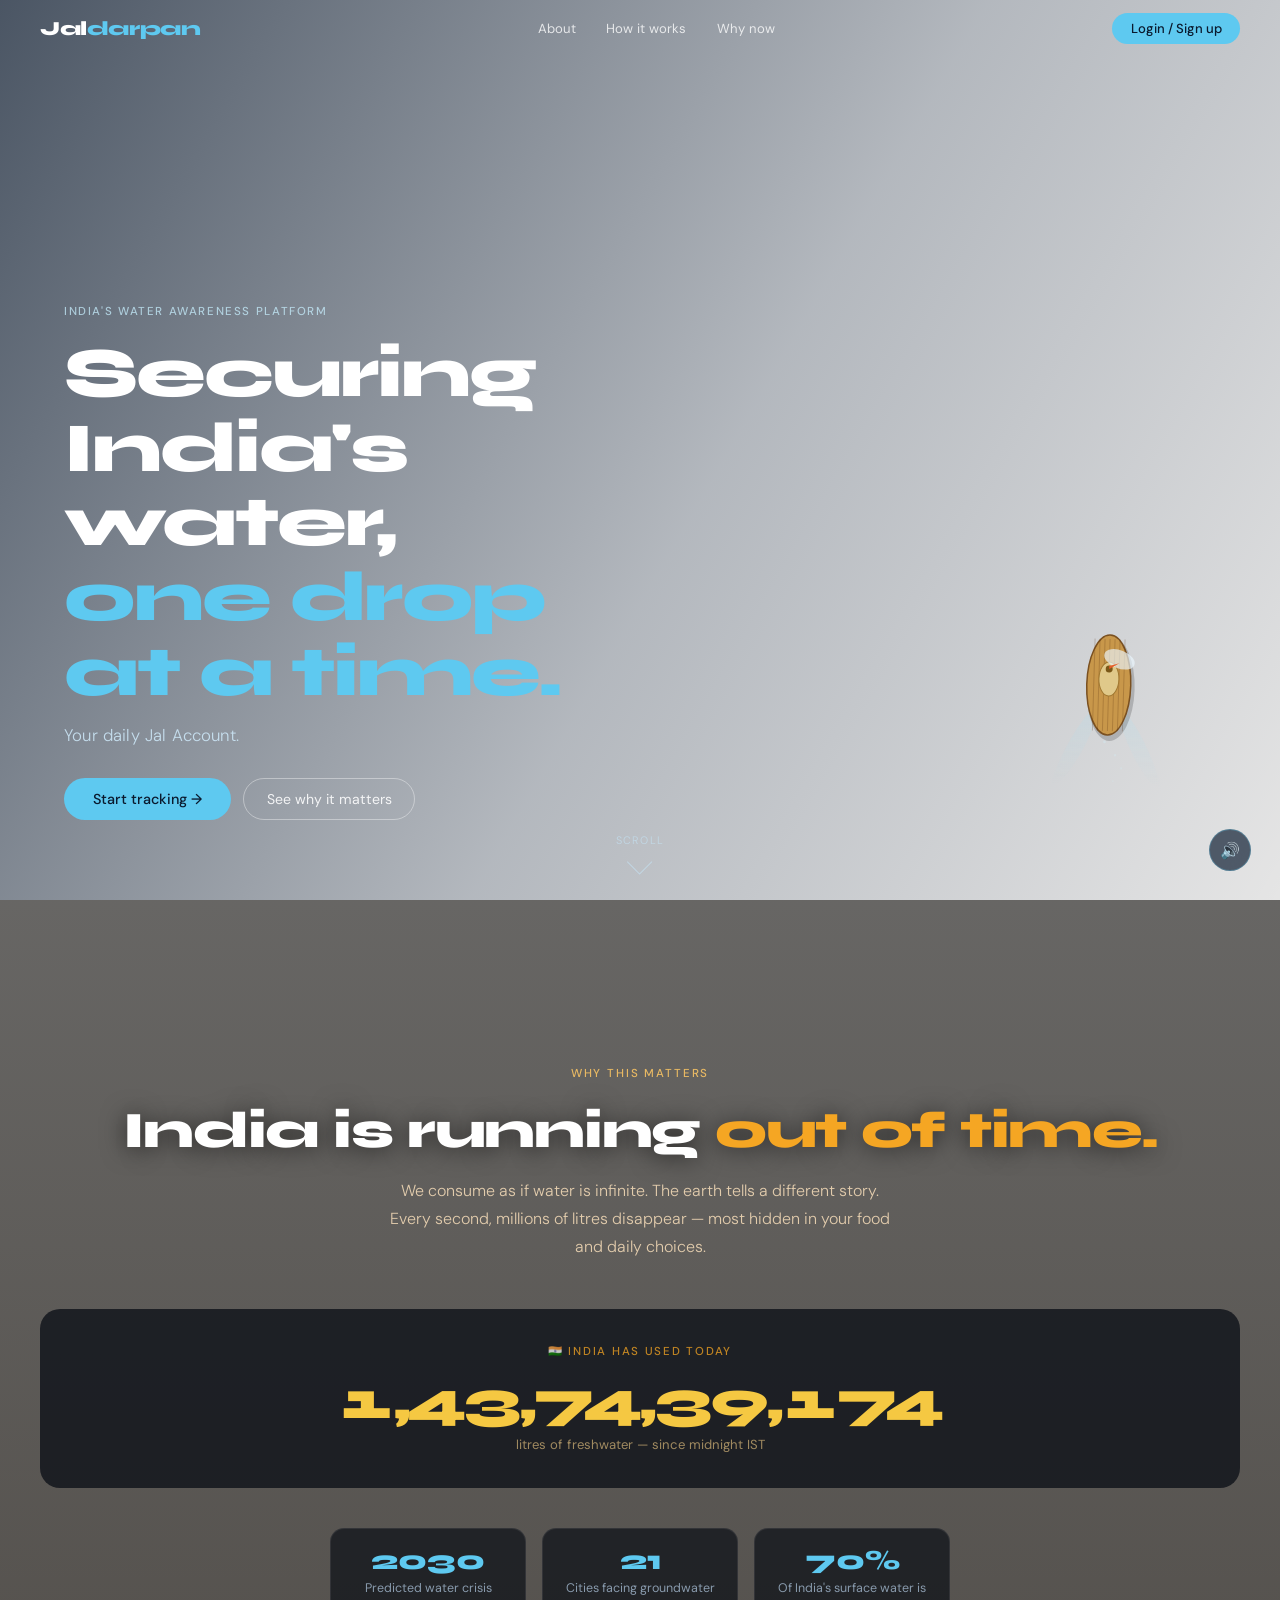
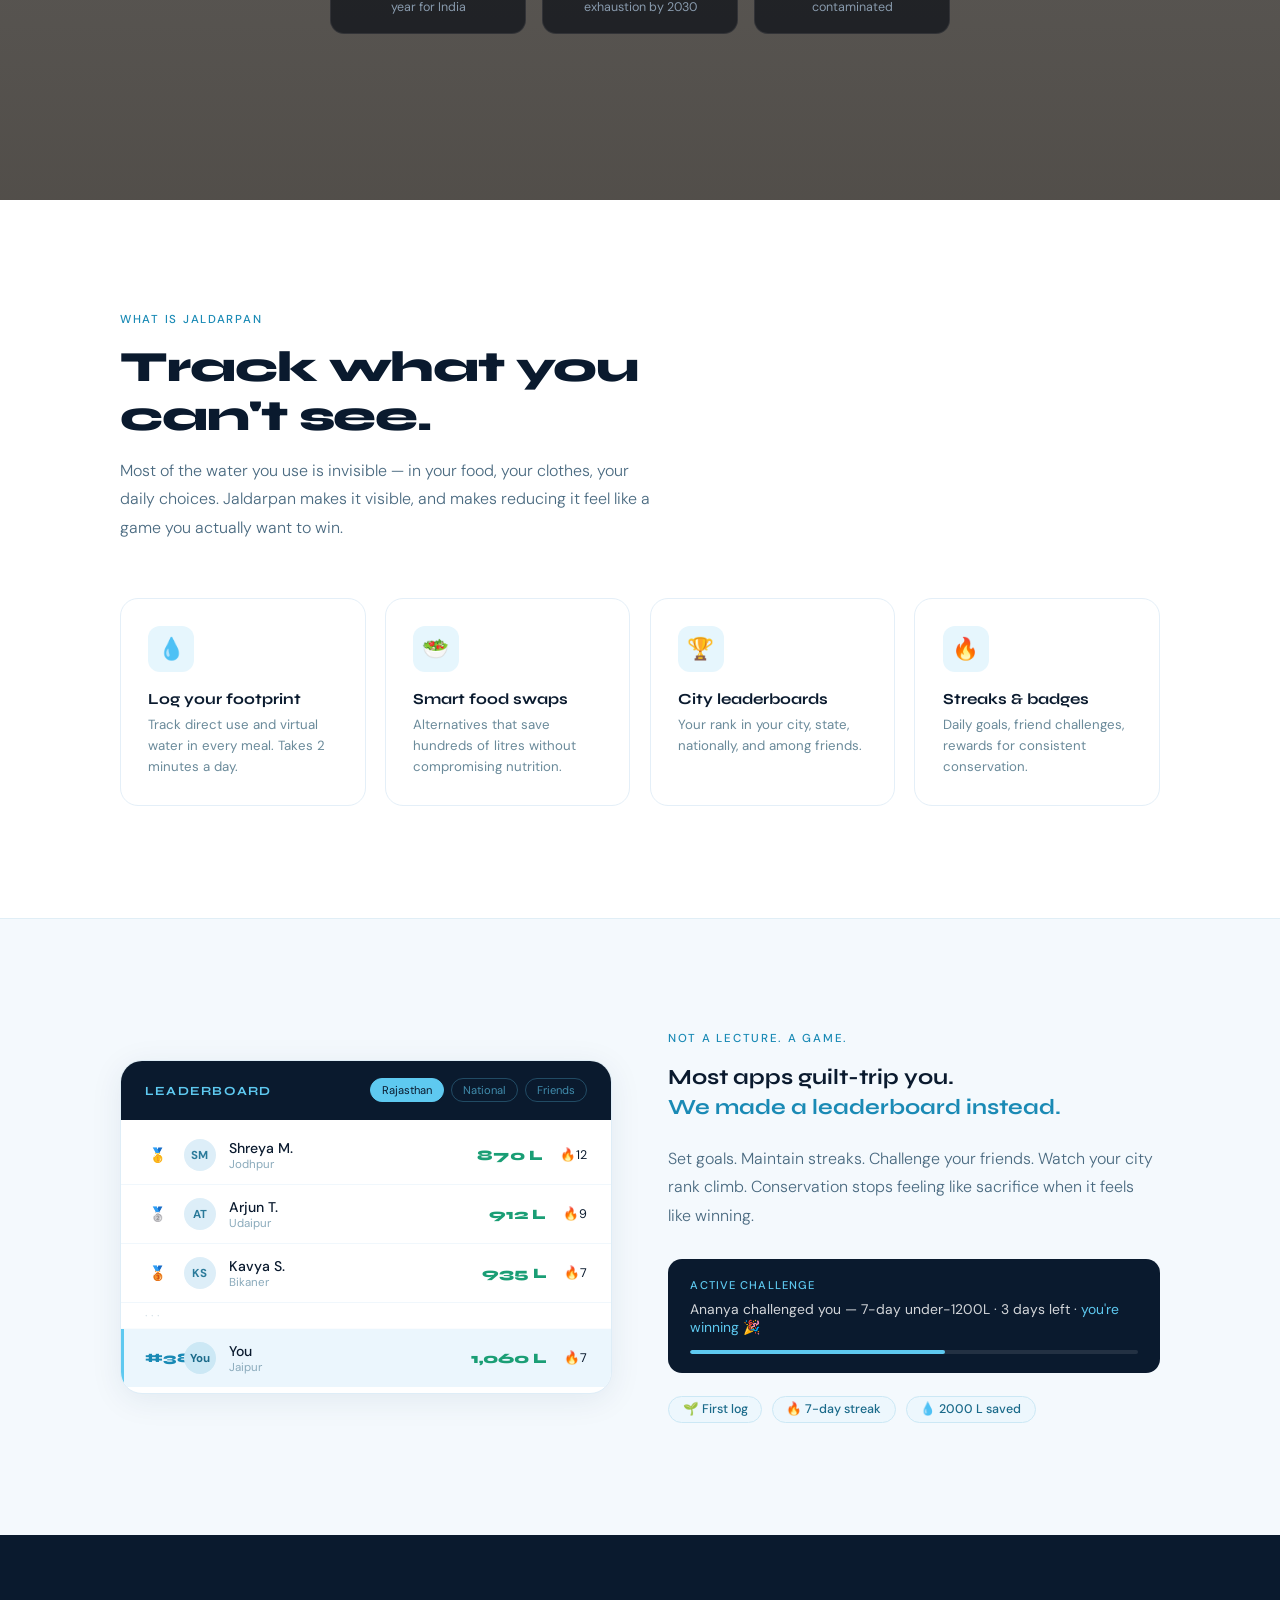
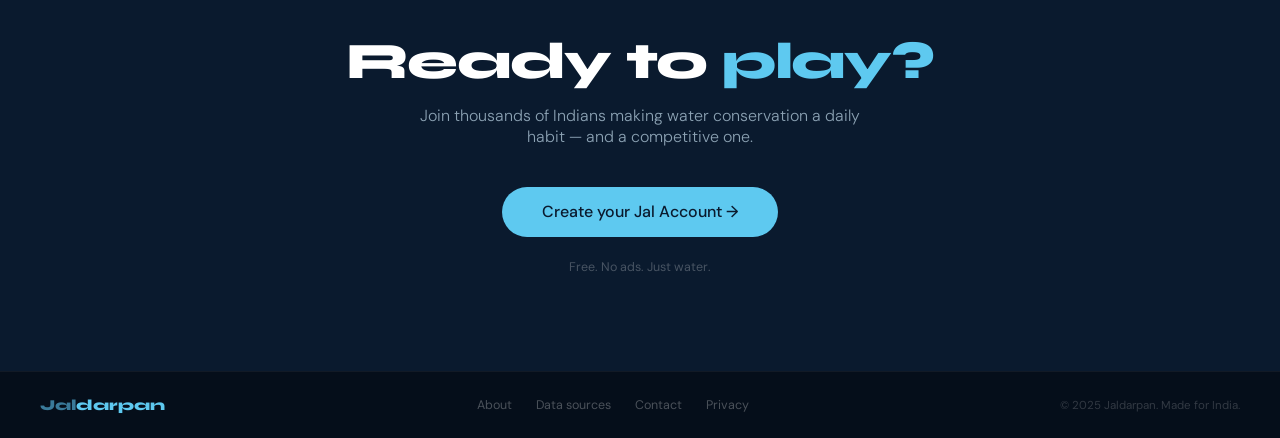
<file: index.html>
<!DOCTYPE html>
<html lang="en">
<head>
<meta charset="UTF-8"/>
<meta name="viewport" content="width=device-width, initial-scale=1.0"/>
<title>Jaldarpan — Securing India's Water</title>
<link href="https://fonts.googleapis.com/css2?family=Syne:wght@400;700;800&family=DM+Sans:opsz,wght@9..40,300;9..40,400;9..40,500&display=swap" rel="stylesheet"/>
<style>
*,*::before,*::after{box-sizing:border-box;margin:0;padding:0}
html{scroll-behavior:smooth}
body{font-family:'DM Sans',sans-serif;background:#fff;color:#0a1a2e;overflow-x:hidden}

/* HERO */
#hero{
  position:relative;
  height:100vh;
  background-image:url('https://images.unsplash.com/photo-1505118380757-91f5f5632de0?w=1800&auto=format&fit=crop&q=85');
  background-size:cover;
  background-position:center;
  display:flex;
  align-items:flex-end;
  overflow:hidden;
}
.hero-overlay{
  position:absolute;inset:0;
  background:linear-gradient(120deg,rgba(5,20,40,0.72) 0%,rgba(5,20,40,0.3) 55%,rgba(0,0,0,0.1) 100%);
  z-index:1;
}

/* NAVBAR */
nav{
  position:fixed;top:0;left:0;right:0;z-index:100;
  padding:0 2.5rem;height:58px;
  display:flex;align-items:center;justify-content:space-between;
  transition:background 0.4s,border-color 0.4s;
  border-bottom:1px solid transparent;
}
nav.scrolled{
  background:rgba(255,255,255,0.93);
  backdrop-filter:blur(14px);
  border-color:rgba(0,0,0,0.07);
}
.nav-logo{
  font-family:'Syne',sans-serif;font-size:1.25rem;font-weight:800;
  color:#fff;letter-spacing:-0.02em;transition:color 0.4s;
  text-decoration:none;
}
.nav-logo span{color:#5ec9f0}
nav.scrolled .nav-logo{color:#0a1a2e}
nav.scrolled .nav-logo span{color:#1a8ab5}
.nav-links{display:flex;gap:0.2rem}
.nav-links a{
  text-decoration:none;font-size:0.82rem;font-weight:400;
  color:rgba(255,255,255,0.78);padding:0.4rem 0.85rem;border-radius:6px;
  transition:color 0.25s,background 0.2s;
}
.nav-links a:hover{color:#fff;background:rgba(255,255,255,0.12)}
nav.scrolled .nav-links a{color:#4a6a80}
nav.scrolled .nav-links a:hover{color:#0a1a2e;background:rgba(0,0,0,0.05)}
.nav-cta{
  font-family:'DM Sans',sans-serif;font-size:0.82rem;font-weight:500;
  padding:0.45rem 1.15rem;border-radius:100px;border:none;cursor:pointer;
  background:#5ec9f0;color:#0a1a2e;
  transition:background 0.2s,transform 0.15s;
}
.nav-cta:hover{background:#3ab8e8;transform:translateY(-1px)}

/* HERO CONTENT */
.hero-inner{
  position:relative;z-index:2;
  width:100%;
  display:flex;
  align-items:flex-end;
  justify-content:space-between;
  padding:0 4rem 5rem;
}
.hero-text{max-width:520px}
.hero-eyebrow{
  font-size:0.72rem;font-weight:500;letter-spacing:0.14em;text-transform:uppercase;
  color:rgba(200,240,255,0.72);margin-bottom:1.1rem;
}
.hero-h1{
  font-family:'Syne',sans-serif;
  font-size:clamp(2.6rem,5.5vw,4.4rem);
  font-weight:800;line-height:1.06;letter-spacing:-0.03em;
  color:#fff;margin-bottom:0.9rem;
}
.hero-h1 em{color:#5ec9f0;font-style:normal}
.hero-sub{
  font-size:1.05rem;font-weight:300;
  color:rgba(210,238,255,0.82);margin-bottom:2rem;
  letter-spacing:0.01em;
}
.hero-cta{display:flex;gap:0.8rem;align-items:center;flex-wrap:wrap}
.btn-main{
  font-family:'DM Sans',sans-serif;font-size:0.9rem;font-weight:500;
  padding:0.75rem 1.8rem;border-radius:100px;border:none;cursor:pointer;
  background:#5ec9f0;color:#0a1a2e;
  transition:transform 0.15s,background 0.2s;
}
.btn-main:hover{background:#3ab8e8;transform:translateY(-2px)}
.btn-ghost-white{
  font-family:'DM Sans',sans-serif;font-size:0.88rem;font-weight:400;
  padding:0.7rem 1.4rem;border-radius:100px;cursor:pointer;
  background:transparent;border:1.5px solid rgba(255,255,255,0.38);color:rgba(255,255,255,0.88);
  transition:border-color 0.2s,background 0.2s;
}
.btn-ghost-white:hover{border-color:rgba(255,255,255,0.75);background:rgba(255,255,255,0.08)}

/* BOAT — right side of hero */


/* scroll hint */
.scroll-hint{
  position:absolute;bottom:1.8rem;left:50%;transform:translateX(-50%);
  display:flex;flex-direction:column;align-items:center;gap:0.4rem;
  color:rgba(200,235,255,0.5);font-size:0.68rem;letter-spacing:0.12em;text-transform:uppercase;
  z-index:3;pointer-events:none;
  animation:bob 2.2s ease-in-out infinite;
}
@keyframes bob{0%,100%{transform:translateX(-50%) translateY(0)}50%{transform:translateX(-50%) translateY(6px)}}
.scroll-arrow{width:18px;height:18px;border-right:1.5px solid currentColor;border-bottom:1.5px solid currentColor;transform:rotate(45deg)}

/* SOUND BUTTON */
#sound-btn{
  position:fixed;bottom:1.8rem;right:1.8rem;z-index:200;
  width:42px;height:42px;border-radius:50%;
  background:rgba(10,26,46,0.68);backdrop-filter:blur(10px);
  border:1px solid rgba(94,201,240,0.3);color:#5ec9f0;
  font-size:1rem;cursor:pointer;display:flex;align-items:center;justify-content:center;
  transition:background 0.2s,transform 0.15s;
}
#sound-btn:hover{background:rgba(10,26,46,0.9);transform:scale(1.05)}

/* SECTIONS */
.sections-wrap{position:relative;z-index:10}

/* SCARCITY */
#section-scarcity{
  position:relative;min-height:100vh;overflow:hidden;
  background-image:url('https://www.shutterstock.com/image-photo/texture-dried-earth-clay-sand-600nw-2006457683.jpg');
  background-size:cover;
  background-position:center;
  background-attachment:fixed;
}
.scarcity-overlay{
  position:absolute;inset:0;
  background:linear-gradient(180deg,rgba(10,8,5,0.62) 0%,rgba(15,10,4,0.72) 100%);
  z-index:1;
}
.scarcity-content{
  position:relative;z-index:2;
  min-height:100vh;
  display:flex;flex-direction:column;align-items:center;justify-content:center;
  padding:6rem 2rem;text-align:center;
}
.scarcity-label{
  font-size:0.72rem;font-weight:500;letter-spacing:0.16em;text-transform:uppercase;
  color:rgba(255,200,100,0.85);margin-bottom:1.2rem;
}
.scarcity-h2{
  font-family:'Syne',sans-serif;font-size:clamp(2rem,4.5vw,3.2rem);
  font-weight:800;letter-spacing:-0.025em;color:#fff;margin-bottom:1rem;
  text-shadow:0 2px 24px rgba(0,0,0,0.6);
}
.scarcity-h2 em{color:#f5a623;font-style:normal}
.scarcity-sub{
  font-size:1rem;font-weight:300;color:rgba(255,228,190,0.82);
  max-width:500px;margin:0 auto 3rem;line-height:1.75;
}
.counter-box{
  background:rgba(8,12,20,0.75);
  backdrop-filter:transparent(60px);
  
  border-radius:20px;padding:2.2rem 3rem;
  margin-bottom:2.5rem;max-width:1200px;width:100%;
}
.counter-label{
  font-size:0.72rem;font-weight:500;letter-spacing:0.15em;text-transform:uppercase;
  color:rgba(245,166,35,0.75);margin-bottom:0.9rem;
}
.counter-num{
  font-family:'Syne',sans-serif;
  font-size:clamp(2rem,5.5vw,3.4rem);
  font-weight:800;letter-spacing:-0.02em;
  color:#f5c842;line-height:1;margin-bottom:0.5rem;
  font-variant-numeric:tabular-nums;
}
.counter-sub{font-size:0.82rem;color:rgba(255,215,140,0.58)}
.stat-chips{
  display:flex;gap:1rem;flex-wrap:wrap;justify-content:center;max-width:620px;
}
.stat-chip{
  background:rgba(8,12,20,0.68);backdrop-filter:transparent(12px);
  border:1px solid rgba(255,255,255,0.08);
  border-radius:14px;padding:1.1rem 1.4rem;flex:1;min-width:160px;text-align:center;
}
.stat-chip .num{
  font-family:'Syne',sans-serif;font-size:1.7rem;font-weight:800;
  color:#5ec9f0;line-height:1;margin-bottom:0.35rem;
}
.stat-chip .lbl{font-size:0.78rem;color:rgba(200,228,255,0.62);line-height:1.45}

/* ABOUT */
#section-about{background:#fff;padding:7rem 2rem}
.section-inner{max-width:1040px;margin:0 auto}
.section-eyebrow{
  font-size:0.72rem;font-weight:500;letter-spacing:0.15em;text-transform:uppercase;
  color:#1a8ab5;margin-bottom:1rem;
}
.section-h2{
  font-family:'Syne',sans-serif;font-size:clamp(1.7rem,3.5vw,2.7rem);
  font-weight:800;letter-spacing:-0.025em;color:#0a1a2e;
  margin-bottom:1rem;line-height:1.13;
}
.section-p{
  font-size:1rem;font-weight:300;color:#4a6a80;
  max-width:540px;line-height:1.78;margin-bottom:3.5rem;
}
.features-grid{
  display:grid;grid-template-columns:repeat(auto-fit,minmax(220px,1fr));gap:1.2rem;
}
.feature-card{
  border:1px solid #e4eff8;border-radius:18px;padding:1.7rem;background:#fff;
  transition:border-color 0.22s,transform 0.22s,box-shadow 0.22s;
}
.feature-card:hover{
  border-color:#5ec9f0;transform:translateY(-4px);
  box-shadow:0 10px 32px rgba(20,110,180,0.1);
}
.feature-icon{
  width:46px;height:46px;border-radius:12px;
  background:#e6f6fd;display:flex;align-items:center;justify-content:center;
  font-size:1.35rem;margin-bottom:1.1rem;
}
.feature-card h3{
  font-family:'Syne',sans-serif;font-size:0.96rem;font-weight:700;
  color:#0a1a2e;margin-bottom:0.45rem;
}
.feature-card p{font-size:0.83rem;color:#6a8a9a;line-height:1.58}

/* GAME */
#section-game{background:#f4f9fd;padding:7rem 2rem;border-top:1px solid #e0eef6}
.game-layout{
  display:grid;grid-template-columns:1fr 1fr;gap:3.5rem;align-items:center;
}
@media(max-width:700px){.game-layout{grid-template-columns:1fr}}
.lb-card{
  background:#fff;border:1px solid #deedf7;border-radius:22px;
  overflow:hidden;box-shadow:0 6px 32px rgba(10,50,90,0.08);
}
.lb-header{
  background:#0a1a2e;padding:1.1rem 1.5rem;
  display:flex;align-items:center;justify-content:space-between;
}
.lb-header-title{
  font-family:'Syne',sans-serif;font-size:0.78rem;font-weight:700;
  color:#5ec9f0;letter-spacing:0.1em;text-transform:uppercase;
}
.lb-tab-pills{display:flex;gap:0.4rem}
.lb-pill{
  font-size:0.7rem;padding:0.25rem 0.7rem;border-radius:100px;cursor:pointer;
  border:1px solid rgba(94,201,240,0.28);color:rgba(94,201,240,0.65);background:transparent;
  transition:all 0.15s;font-family:'DM Sans',sans-serif;
}
.lb-pill.active{background:#5ec9f0;color:#0a1a2e;border-color:#5ec9f0}
.lb-rows{padding:0.4rem 0}
.lb-row{
  display:flex;align-items:center;gap:0.8rem;
  padding:0.78rem 1.5rem;border-bottom:1px solid #f0f7fc;
  transition:background 0.12s;
}
.lb-row:last-child{border-bottom:none}
.lb-row:hover{background:#f7fbfd}
.lb-row.me{background:#ebf6fd;border-left:3px solid #5ec9f0;padding-left:calc(1.5rem - 3px)}
.lb-rank{
  font-family:'Syne',sans-serif;font-weight:800;font-size:0.88rem;
  width:26px;text-align:center;color:#9ab8cc;flex-shrink:0;
}
.lb-avatar{
  width:32px;height:32px;border-radius:50%;
  background:#ddeef8;display:flex;align-items:center;justify-content:center;
  font-size:0.72rem;font-weight:700;color:#2a7a9a;flex-shrink:0;
}
.lb-info{flex:1}
.lb-name{font-size:0.88rem;font-weight:500;color:#0a1a2e}
.lb-city{font-size:0.72rem;color:#8aaabb}
.lb-score{font-family:'Syne',sans-serif;font-weight:800;font-size:0.9rem;color:#1a9e75}
.lb-streak{font-size:0.78rem;margin-left:0.25rem}
.game-tagline{
  font-family:'Syne',sans-serif;font-size:clamp(1.05rem,2.2vw,1.35rem);
  font-weight:700;color:#0a1a2e;line-height:1.4;margin-bottom:1.4rem;
}
.game-tagline em{color:#1a8ab5;font-style:normal}
.challenge-card{
  background:#0a1a2e;border-radius:14px;padding:1.2rem 1.4rem;margin-bottom:1.4rem;
}
.challenge-label{
  font-size:0.7rem;font-weight:500;letter-spacing:0.1em;text-transform:uppercase;
  color:#5ec9f0;margin-bottom:0.5rem;
}
.challenge-text{font-size:0.87rem;color:rgba(255,255,255,0.82);margin-bottom:0.85rem}
.challenge-bar{background:rgba(255,255,255,0.1);border-radius:100px;height:4px;overflow:hidden}
.challenge-fill{height:100%;background:#5ec9f0;border-radius:100px;width:57%}
.badge-row{display:flex;gap:0.6rem;flex-wrap:wrap}
.badge{
  display:flex;align-items:center;gap:0.4rem;
  background:#edf7fd;border:1px solid #cce8f5;border-radius:100px;
  padding:0.3rem 0.85rem;font-size:0.78rem;color:#1a6a8a;font-weight:500;
}

/* CTA */
#section-cta{background:#0a1a2e;padding:6rem 2rem;text-align:center}
.cta-h2{
  font-family:'Syne',sans-serif;font-size:clamp(2rem,4.5vw,3.2rem);
  font-weight:800;letter-spacing:-0.025em;color:#fff;margin-bottom:0.8rem;
}
.cta-h2 em{color:#5ec9f0;font-style:normal}
.cta-sub{
  font-size:1rem;font-weight:300;color:rgba(200,225,242,0.68);
  max-width:460px;margin:0 auto 2.5rem;
}
.cta-btn{
  font-family:'DM Sans',sans-serif;font-size:1rem;font-weight:500;
  padding:0.9rem 2.5rem;border-radius:100px;border:none;cursor:pointer;
  background:#5ec9f0;color:#0a1a2e;
  transition:transform 0.15s,background 0.2s;display:inline-block;
}
.cta-btn:hover{background:#3ab8e8;transform:translateY(-2px)}
.cta-note{margin-top:1.4rem;font-size:0.78rem;color:rgba(255,255,255,0.25)}

footer{
  background:#050e1a;padding:1.5rem 2.5rem;
  display:flex;align-items:center;justify-content:space-between;flex-wrap:wrap;gap:1rem;
  border-top:1px solid rgba(255,255,255,0.05);
}
.footer-logo{font-family:'Syne',sans-serif;font-size:0.95rem;font-weight:800;color:#3a7a9a}
.footer-logo span{color:#5ec9f0}
.footer-links{display:flex;gap:1.5rem}
.footer-links a{text-decoration:none;font-size:0.78rem;color:rgba(255,255,255,0.28);transition:color 0.2s}
.footer-links a:hover{color:rgba(255,255,255,0.68)}
.footer-copy{font-size:0.72rem;color:rgba(255,255,255,0.18)}

/* reveal animation */
.reveal{opacity:0;transform:translateY(28px);transition:opacity 0.6s ease,transform 0.6s ease}
.reveal.visible{opacity:1;transform:translateY(0)}

@media(max-width:640px){
  .hero-inner{padding:0 1.5rem 4rem;flex-direction:column;align-items:flex-start}
  .hero-boat{display:none}
  .counter-box{padding:1.5rem 1.2rem}
  nav{padding:0 1.2rem}
}
</style>
</head>
<body>

<!-- NAVBAR -->
<nav id="navbar">
  <a class="nav-logo" href="#">Jal<span>darpan</span></a>
  <div class="nav-links">
    <a href="#section-about">About</a>
    <a href="#section-game">How it works</a>
    <a href="#section-scarcity">Why now</a>
  </div>
  <button class="nav-cta" onclick="window.location.href='auth.html'">Login / Sign up</button>
</nav>

<!-- SOUND BUTTON -->
<button id="sound-btn" title="Toggle ocean sounds">🔇</button>

<!-- HERO -->
<section id="hero">
  <div class="hero-overlay"></div>
  <div class="hero-inner">
    <div class="hero-text">
      <div class="hero-eyebrow">India's water awareness platform</div>
      <h1 class="hero-h1">Securing India's water,<br><em>one drop at a time.</em></h1>
      <p class="hero-sub">Your daily Jal Account.</p>
      <div class="hero-cta">
        <button class="btn-main" onclick="window.location.href='auth.html'">Start tracking →</button>
        <button class="btn-ghost-white" onclick="document.getElementById('section-scarcity').scrollIntoView({behavior:'smooth'})">See why it matters</button>
      </div>
    </div>
    <!-- BOAT — right side, canvas drawn top-down -->
    <div class="hero-boat" id="hero-boat">
      <canvas id="boat-canvas" width="220" height="280"></canvas>
    </div>
  </div>
  <div class="scroll-hint">
    <span>scroll</span>
    <div class="scroll-arrow"></div>
  </div>
</section>

<!-- SCARCITY SECTION -->
<section id="section-scarcity">
  <div class="scarcity-overlay"></div>
  <div class="scarcity-content">
    <div class="scarcity-label reveal">Why this matters</div>
    <h2 class="scarcity-h2 reveal">India is running <em>out of time.</em></h2>
    <p class="scarcity-sub reveal">We consume as if water is infinite. The earth tells a different story. Every second, millions of litres disappear — most hidden in your food and daily choices.</p>
    <div class="counter-box reveal">
      <div class="counter-label">🇮🇳 India has used today</div>
      <div class="counter-num" id="live-counter">0</div>
      <div class="counter-sub">litres of freshwater — since midnight IST</div>
    </div>
    <div class="stat-chips">
      <div class="stat-chip reveal">
        <div class="num">2030</div>
        <div class="lbl">Predicted water crisis year for India</div>
      </div>
      <div class="stat-chip reveal">
        <div class="num">21</div>
        <div class="lbl">Cities facing groundwater exhaustion by 2030</div>
      </div>
      <div class="stat-chip reveal">
        <div class="num">70%</div>
        <div class="lbl">Of India's surface water is contaminated</div>
      </div>
    </div>
  </div>
</section>

<!-- ABOUT -->
<section id="section-about">
  <div class="section-inner">
    <div class="section-eyebrow reveal">What is Jaldarpan</div>
    <h2 class="section-h2 reveal">Track what you<br>can't see.</h2>
    <p class="section-p reveal">Most of the water you use is invisible — in your food, your clothes, your daily choices. Jaldarpan makes it visible, and makes reducing it feel like a game you actually want to win.</p>
    <div class="features-grid">
      <div class="feature-card reveal">
        <div class="feature-icon">💧</div>
        <h3>Log your footprint</h3>
        <p>Track direct use and virtual water in every meal. Takes 2 minutes a day.</p>
      </div>
      <div class="feature-card reveal">
        <div class="feature-icon">🥗</div>
        <h3>Smart food swaps</h3>
        <p>Alternatives that save hundreds of litres without compromising nutrition.</p>
      </div>
      <div class="feature-card reveal">
        <div class="feature-icon">🏆</div>
        <h3>City leaderboards</h3>
        <p>Your rank in your city, state, nationally, and among friends.</p>
      </div>
      <div class="feature-card reveal">
        <div class="feature-icon">🔥</div>
        <h3>Streaks & badges</h3>
        <p>Daily goals, friend challenges, rewards for consistent conservation.</p>
      </div>
    </div>
  </div>
</section>

<!-- GAME -->
<section id="section-game">
  <div class="section-inner">
    <div class="game-layout">
      <div class="lb-card reveal">
        <div class="lb-header">
          <div class="lb-header-title">Leaderboard</div>
          <div class="lb-tab-pills">
            <button class="lb-pill active">Rajasthan</button>
            <button class="lb-pill">National</button>
            <button class="lb-pill">Friends</button>
          </div>
        </div>
        <div class="lb-rows">
          <div class="lb-row">
            <div class="lb-rank">🥇</div>
            <div class="lb-avatar">SM</div>
            <div class="lb-info"><div class="lb-name">Shreya M.</div><div class="lb-city">Jodhpur</div></div>
            <div class="lb-score">870 L</div><div class="lb-streak">🔥12</div>
          </div>
          <div class="lb-row">
            <div class="lb-rank">🥈</div>
            <div class="lb-avatar">AT</div>
            <div class="lb-info"><div class="lb-name">Arjun T.</div><div class="lb-city">Udaipur</div></div>
            <div class="lb-score">912 L</div><div class="lb-streak">🔥9</div>
          </div>
          <div class="lb-row">
            <div class="lb-rank">🥉</div>
            <div class="lb-avatar">KS</div>
            <div class="lb-info"><div class="lb-name">Kavya S.</div><div class="lb-city">Bikaner</div></div>
            <div class="lb-score">935 L</div><div class="lb-streak">🔥7</div>
          </div>
          <div class="lb-row" style="opacity:0.35;padding:0.25rem 1.5rem">
            <span style="font-size:0.8rem;color:#8aaabb">· · ·</span>
          </div>
          <div class="lb-row me">
            <div class="lb-rank" style="color:#1a8ab5;font-size:0.8rem">#38</div>
            <div class="lb-avatar" style="background:#cce8f5;color:#1a6a8a">You</div>
            <div class="lb-info"><div class="lb-name">You</div><div class="lb-city">Jaipur</div></div>
            <div class="lb-score">1,060 L</div><div class="lb-streak">🔥7</div>
          </div>
        </div>
      </div>
      <div class="game-text reveal">
        <div class="section-eyebrow">Not a lecture. A game.</div>
        <p class="game-tagline">Most apps guilt-trip you.<br><em>We made a leaderboard instead.</em></p>
        <p class="section-p" style="margin-bottom:1.8rem">Set goals. Maintain streaks. Challenge your friends. Watch your city rank climb. Conservation stops feeling like sacrifice when it feels like winning.</p>
        <div class="challenge-card">
          <div class="challenge-label">Active challenge</div>
          <div class="challenge-text">Ananya challenged you — 7-day under-1200L · 3 days left · <span style="color:#5ec9f0">you're winning 🎉</span></div>
          <div class="challenge-bar"><div class="challenge-fill"></div></div>
        </div>
        <div class="badge-row">
          <div class="badge">🌱 First log</div>
          <div class="badge">🔥 7-day streak</div>
          <div class="badge">💧 2000 L saved</div>
        </div>
      </div>
    </div>
  </div>
</section>

<!-- CTA -->
<section id="section-cta">
  <h2 class="cta-h2">Ready to <em>play?</em></h2>
  <p class="cta-sub">Join thousands of Indians making water conservation a daily habit — and a competitive one.</p>
  <button class="cta-btn" onclick="window.location.href='auth.html'">Create your Jal Account →</button>
  <p class="cta-note">Free. No ads. Just water.</p>
</section>

<footer>
  <div class="footer-logo">Jal<span>darpan</span></div>
  <div class="footer-links">
    <a href="#">About</a><a href="#">Data sources</a><a href="#">Contact</a><a href="#">Privacy</a>
  </div>
  <div class="footer-copy">© 2025 Jaldarpan. Made for India.</div>
</footer>

<!-- SIGNUP MODAL -->


<script>
/* ── MODAL ── */


/* ── NAVBAR ── */
window.addEventListener('scroll',function(){
  document.getElementById('navbar').classList.toggle('scrolled', window.scrollY > window.innerHeight*0.82);
},{passive:true});

/* ── LEADERBOARD PILLS ── */
document.querySelectorAll('.lb-pill').forEach(p=>{
  p.addEventListener('click',function(){
    document.querySelectorAll('.lb-pill').forEach(x=>x.classList.remove('active'));
    this.classList.add('active');
  });
});

/* ── REVEAL ON SCROLL ── */
const revealObserver = new IntersectionObserver(entries=>{
  entries.forEach(e=>{if(e.isIntersecting)e.target.classList.add('visible')});
},{threshold:0.12});
document.querySelectorAll('.reveal').forEach(el=>revealObserver.observe(el));

/* ── BOAT CANVAS (top-down, right side of hero) ── */
(function(){
  const canvas = document.getElementById('boat-canvas');
  if(!canvas) return;
  const ctx = canvas.getContext('2d');
  let t = 0;

  function draw(ts){
    t = ts * 0.001;
    const W = canvas.width, H = canvas.height;
    ctx.clearRect(0,0,W,H);

    const cx = W/2, cy = H/2 + 10;
    const rock = Math.sin(t*0.7)*1.8;
    const drift = Math.sin(t*0.45)*4;

    ctx.save();
    ctx.translate(cx+drift, cy);
    ctx.rotate(rock * Math.PI/180);

    // Wake trail
    const wakeG = ctx.createLinearGradient(0,0,0,100);
    wakeG.addColorStop(0,'rgba(160,230,255,0.22)');
    wakeG.addColorStop(1,'rgba(160,230,255,0)');
    ctx.fillStyle = wakeG;
    ctx.beginPath();ctx.moveTo(-5,12);ctx.quadraticCurveTo(-42,50,-58,110);ctx.quadraticCurveTo(-22,80,-5,12);ctx.fill();
    ctx.beginPath();ctx.moveTo(5,12);ctx.quadraticCurveTo(42,50,58,110);ctx.quadraticCurveTo(22,80,5,12);ctx.fill();

    // Foam dots
    for(let i=0;i<7;i++){
      const fy=18+i*13, fx=Math.sin(t*1.8+i)*((i+1)*2.5);
      ctx.beginPath();ctx.arc(fx,fy,1.8-i*0.15,0,Math.PI*2);
      ctx.fillStyle=`rgba(210,245,255,${0.45-i*0.05})`;ctx.fill();
    }

    // Hull shadow
    ctx.beginPath();ctx.ellipse(2,4,24,52,0,0,Math.PI*2);
    ctx.fillStyle='rgba(0,0,0,0.18)';ctx.fill();

    // Hull
    ctx.beginPath();ctx.ellipse(0,0,22,50,0,0,Math.PI*2);
    ctx.fillStyle='#c8974a';ctx.fill();
    ctx.strokeStyle='#7a5020';ctx.lineWidth=1.5;ctx.stroke();

    // Wood planks
    ctx.strokeStyle='rgba(80,40,10,0.25)';ctx.lineWidth=0.9;
    for(let p=-3;p<=3;p++){ctx.beginPath();ctx.moveTo(p*5,-46);ctx.lineTo(p*5,46);ctx.stroke();}

    // Cabin
    ctx.beginPath();ctx.ellipse(0,-6,10,17,0,0,Math.PI*2);
    ctx.fillStyle='#e0c98a';ctx.fill();ctx.strokeStyle='#a07830';ctx.lineWidth=1;ctx.stroke();

    // Mast base
    ctx.beginPath();ctx.arc(0,-16,3.5,0,Math.PI*2);
    ctx.fillStyle='#7a5818';ctx.fill();

    // Sail (top-down shadow shape)
    ctx.beginPath();ctx.ellipse(10,-26,16,9,0.35,0,Math.PI*2);
    ctx.fillStyle='rgba(235,248,255,0.65)';ctx.fill();

    // Flag
    ctx.fillStyle='#e85d2a';
    ctx.beginPath();ctx.moveTo(0,-16);ctx.lineTo(10,-22);ctx.lineTo(0,-19);ctx.fill();

    ctx.restore();
    requestAnimationFrame(draw);
  }
  requestAnimationFrame(draw);

  // Sail in on scroll
  let triggered = false;
  window.addEventListener('scroll',function(){
    if(!triggered && window.scrollY > 10){
      triggered = true;
      document.getElementById('hero-boat').classList.add('visible');
    }
  },{passive:true});
})();

/* ── LIVE WATER COUNTER ── */
(function(){
  const el = document.getElementById('live-counter');
  if(!el) return;
  // India freshwater withdrawal ~761 km³/year = ~24,100 L/second
  const litresPerSec = 24100;
  function tick(){
    const now = new Date();
    const mdn = new Date(now); mdn.setHours(0,0,0,0);
    const secs = (now - mdn)/1000;
    el.textContent = Math.round(secs * litresPerSec).toLocaleString('en-IN');
  }
  tick();
  setInterval(tick,1000);
})();

/* ── OCEAN AUDIO ── */
(function(){
  const btn = document.getElementById('sound-btn');
  // Royalty-free looping ocean ambience from Pixabay CDN
  const audio = new Audio('https://cdn.pixabay.com/audio/2022/03/10/audio_270f9b1e55.mp3');
  audio.loop = true;
  audio.volume = 0;
  let playing = false;

  function fadeIn(){
    audio.play().catch(()=>{});
    let v = audio.volume;
    const id = setInterval(()=>{
      v = Math.min(0.55, v+0.02);
      audio.volume = v;
      if(v >= 0.55) clearInterval(id);
    },80);
    playing = true; btn.textContent = '🔊';
  }
  function fadeOut(){
    let v = audio.volume;
    const id = setInterval(()=>{
      v = Math.max(0, v-0.03);
      audio.volume = v;
      if(v <= 0){ clearInterval(id); audio.pause(); }
    },60);
    playing = false; btn.textContent = '🔇';
  }

  btn.addEventListener('click',()=>playing?fadeOut():fadeIn());

  // Auto-start on first scroll
  window.addEventListener('scroll',function(){ fadeIn(); },{passive:true,once:true});
})();
</script>
</body>
</html>
</file>
